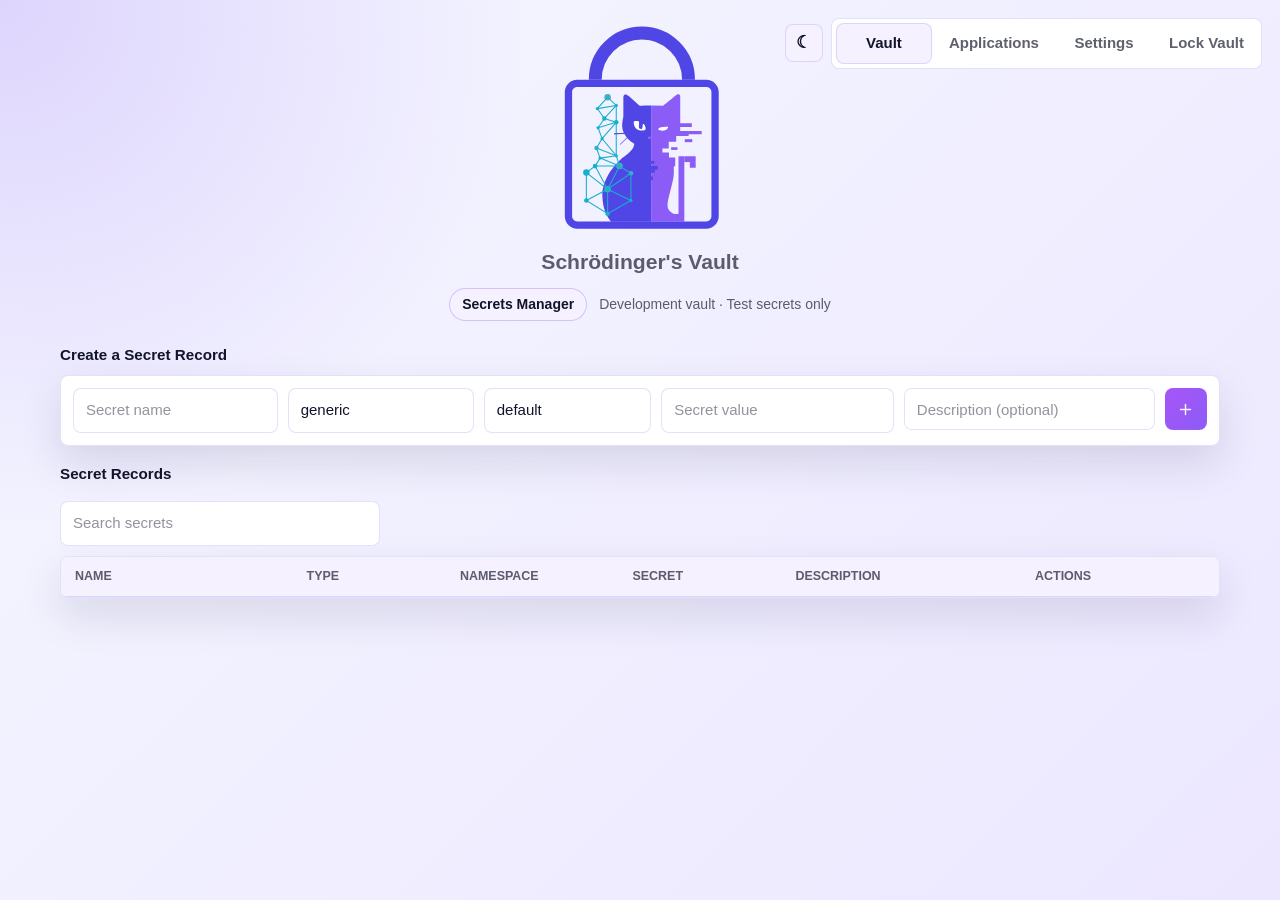
<file: schrodinger-vault/src/index.html>
<!doctype html>
<html lang="en">

<head>
    <meta charset="UTF-8" />
    <link rel="stylesheet" href="./styles.css" />
    <meta name="viewport" content="width=device-width, initial-scale=1.0" />
    <title>Schrödinger's Vault — Secrets Manager (Development)</title>
    <script type="module" src="./theme.js" defer></script>
    <script type="module" src="./main.js" defer></script>
</head>

<body>
    <main id="page-home" class="left">
      
        <!-- Top-right Lock Vault button -->
        <div class="top-right-controls">
            <button type="button" class="btn-secondary theme-toggle-inline" data-theme-toggle aria-label="Toggle theme">☾</button>
            <nav class="app-tabs" aria-label="Vault sections">
                <button type="button" class="tab-button active" data-tab-target="vault-panel">Vault</button>
                <button type="button" class="tab-button" data-tab-target="applications-panel">Applications</button>
                <button type="button" class="tab-button" data-tab-target="settings-panel">Settings</button>
                <button id="lock-vault-btn" type="button" class="tab-button">Lock Vault</button>
            </nav>
        </div>

        <header class="home-header">
            <img src="assets/SV-logo-full-purple.svg" alt="Schrödinger Vault logo" class="home-logo">
            <h1>Schrödinger's Vault</h1>
        </header>
        <p class="product-indicator"><strong>Secrets Manager</strong><span>Development vault · Test secrets only</span></p>
        <div id="toast"></div>

        <div id="vault-panel" class="tab-panel active">
            <!-- Add entry form -->
            <section aria-labelledby="create-entry">
                <h2 id="create-entry" class="h3">Create a Secret Record</h2>
                <form id="add-entry" class="add-form" autocomplete="off">
                    <div class="form-grid">
                        <input id="secret-name" name="secret-name" placeholder="Secret name" required />
                        <input id="record-type" name="record-type" placeholder="Type (for example, api-token)" value="generic" required />
                        <input id="namespace" name="namespace" placeholder="Namespace" value="default" required />
                        <input id="secret-value" name="secret-value" type="password" placeholder="Secret value" required />
                        <textarea id="notes" name="notes" placeholder="Description (optional)"></textarea>
                        <button type="submit" class="btn-accent icon-button add-entry-button" aria-label="Add entry" title="Add entry">
                            <svg viewBox="0 0 24 24" aria-hidden="true"><path d="M12 5v14"></path><path d="M5 12h14"></path></svg>
                        </button>
                    </div>
                </form>
            </section>

            <!-- List entries -->
            <section aria-labelledby="vault-items">
                <div class="section-toolbar">
                    <h2 id="vault-items" class="h3">Secret Records</h2>
                    <input id="entry-search" class="search-input" type="search" placeholder="Search secrets" autocomplete="off" />
                </div>

                <!-- Header -->
                <div class="entries">
                    <div class="entries-header" role="row">
                        <div role="columnheader">Name</div>
                        <div role="columnheader">Type</div>
                        <div role="columnheader">Namespace</div>
                        <div role="columnheader">Secret</div>
                        <div role="columnheader">Description</div>
                        <div class="h-actions" role="columnheader">Actions</div>
                    </div>

                    <!-- Dynamic rows -->
                    <div id="entry-list" class="entry-list" role="rowgroup"></div>
                </div>
            </section>
        </div>

        <section id="applications-panel" class="tab-panel settings-panel" aria-labelledby="applications-heading">
            <div class="section-toolbar">
                <div>
                    <h2 id="applications-heading" class="h3">Application Access</h2>
                    <p class="section-copy">Approve local applications and restrict each one to a single secret namespace.</p>
                </div>
                <button id="refresh-applications-btn" type="button" class="btn-secondary">Refresh</button>
            </div>

            <div class="ipc-endpoint-card">
                <span>Local endpoint</span>
                <code id="ipc-socket-path">Loading...</code>
            </div>

            <section class="application-access-group" aria-labelledby="pending-applications-heading">
                <h3 id="pending-applications-heading">Pending approval</h3>
                <p class="section-copy">Verify the requesting application and public-key fingerprint before approval.</p>
                <div id="pending-applications-list" class="application-access-list" aria-live="polite"></div>
            </section>

            <section class="application-access-group" aria-labelledby="registered-applications-heading">
                <h3 id="registered-applications-heading">Registered applications</h3>
                <div id="registered-applications-list" class="application-access-list" aria-live="polite"></div>
            </section>
        </section>

        <section id="settings-panel" class="tab-panel settings-panel" aria-labelledby="settings-heading">
            <h2 id="settings-heading" class="h3">Settings</h2>
            <div class="settings-list">
                <div class="settings-row">
                    <div>
                        <h3>Master Password</h3>
                        <p>Update the password used to unlock this vault.</p>
                    </div>
                    <button id="change-password-btn" type="button" class="btn-secondary">Change Password</button>
                </div>
                <div class="settings-row">
                    <div>
                        <h3>Key Derivation Mode</h3>
                        <p>Current mode: <span id="current-kdf-label">Loading...</span></p>
                    </div>
                    <button id="change-kdf-btn" type="button" class="btn-secondary">Change Mode</button>
                </div>
                <div class="settings-row danger-zone">
                    <div>
                        <h3>Reset Vault</h3>
                        <p>Permanently delete this vault and all saved entries.</p>
                    </div>
                    <button id="factory-reset-btn" type="button" class="delete">Reset Vault</button>
                </div>
            </div>
        </section>

        <!-- Row template -->
        <template id="entry-row-tpl">
  <div class="entry-row" data-id="" role="row">
    <div class="cell label" role="cell"><span class="entry-label"></span></div>
    <div class="cell record-type" role="cell"><span class="entry-record-type"></span></div>
    <div class="cell namespace" role="cell"><span class="entry-namespace"></span></div>
    <div class="cell secret" role="cell" aria-live="polite" aria-atomic="true">
      <span class="secret-text"></span>
    </div>
    <div class="cell notes" role="cell"><span class="entry-notes"></span></div>
    <div class="cell actions" role="cell">
      <div class="row-actions">
        <button type="button" class="show btn-secondary icon-button" aria-label="Show secret" title="Show secret">
          <svg viewBox="0 0 24 24" aria-hidden="true"><path d="M2.1 12s3.6-7 9.9-7 9.9 7 9.9 7-3.6 7-9.9 7-9.9-7-9.9-7Z"></path><circle cx="12" cy="12" r="3"></circle></svg>
        </button>
        <button type="button" class="copy btn-accent icon-button" aria-label="Copy secret" title="Copy secret">
          <svg viewBox="0 0 24 24" aria-hidden="true"><rect x="8" y="8" width="12" height="12" rx="2"></rect><path d="M16 8V6a2 2 0 0 0-2-2H6a2 2 0 0 0-2 2v8a2 2 0 0 0 2 2h2"></path></svg>
        </button>
        <button type="button" class="edit btn-secondary icon-button" aria-label="Edit entry" title="Edit entry">
          <svg viewBox="0 0 24 24" aria-hidden="true"><path d="M12 20h9"></path><path d="M16.5 3.5a2.1 2.1 0 0 1 3 3L7 19l-4 1 1-4Z"></path></svg>
        </button>
        <button type="button" class="delete icon-button" aria-label="Delete entry" title="Delete entry">
          <svg viewBox="0 0 24 24" aria-hidden="true"><path d="M3 6h18"></path><path d="M8 6V4h8v2"></path><path d="M19 6l-1 14H6L5 6"></path><path d="M10 11v5"></path><path d="M14 11v5"></path></svg>
        </button>
      </div>
    </div>
    <span class="errorMsg"></span>
  </div>
</template>

        <dialog id="edit-entry-dialog" class="vault-dialog">
            <form id="edit-entry-form" method="dialog" autocomplete="off">
                <h2>Edit Entry</h2>
                <input id="edit-entry-name" name="edit-entry-name" placeholder="Secret name" required />
                <input id="edit-entry-type" name="edit-entry-type" placeholder="Type" required />
                <input id="edit-entry-namespace" name="edit-entry-namespace" placeholder="Namespace" required />
                <input id="edit-entry-secret" name="edit-entry-secret" type="password" placeholder="Secret value" required />
                <textarea id="edit-entry-notes" name="edit-entry-notes" placeholder="Description (optional)"></textarea>
                <p id="edit-entry-msg" class="dialog-msg" aria-live="polite"></p>
                <div class="dialog-actions">
                    <button id="cancel-edit-entry" type="button" class="btn-secondary">Cancel</button>
                    <button id="submit-edit-entry" type="submit" class="btn-accent">Save</button>
                </div>
            </form>
        </dialog>

        <dialog id="change-password-dialog" class="vault-dialog">
            <form id="change-password-form" method="dialog" autocomplete="off">
                <h2>Change Master Password</h2>
                <p class="dialog-copy">Saved entries will be re-encrypted with the new password.</p>
                <input id="current-master-password" name="current-master-password" type="password" placeholder="Current master password" required />
                <input id="new-master-password" name="new-master-password" type="password" placeholder="New master password" minlength="10" required />
                <input id="confirm-master-password" name="confirm-master-password" type="password" placeholder="Confirm new password" minlength="10" required />
                <p id="change-password-msg" class="dialog-msg" aria-live="polite"></p>
                <div class="dialog-actions">
                    <button id="cancel-change-password" type="button" class="btn-secondary">Cancel</button>
                    <button id="submit-change-password" type="submit" class="btn-accent">Update</button>
                </div>
            </form>
        </dialog>

        <dialog id="change-kdf-dialog" class="vault-dialog">
            <form id="change-kdf-form" method="dialog" autocomplete="off">
                <h2>Key Derivation Mode</h2>
                <p class="dialog-copy">Changing mode re-encrypts saved entries. PBKDF2-HMAC-SHA256 is available for FIPS-aligned environments.</p>
                <fieldset class="kdf-options" aria-label="Key derivation mode">
                    <legend>Mode</legend>
                    <label>
                        <input type="radio" name="settings-kdf" value="argon2id" />
                        <span>Argon2id</span>
                    </label>
                    <label>
                        <input type="radio" name="settings-kdf" value="pbkdf2-hmac-sha256" />
                        <span>PBKDF2</span>
                    </label>
                </fieldset>
                <input id="kdf-master-password" name="kdf-master-password" type="password" placeholder="Current master password" required />
                <p id="change-kdf-msg" class="dialog-msg" aria-live="polite"></p>
                <div class="dialog-actions">
                    <button id="cancel-change-kdf" type="button" class="btn-secondary">Cancel</button>
                    <button id="submit-change-kdf" type="submit" class="btn-accent">Update Mode</button>
                </div>
            </form>
        </dialog>

        <dialog id="factory-reset-dialog" class="vault-dialog">
            <form id="factory-reset-form" method="dialog" autocomplete="off">
                <h2>Reset Vault</h2>
                <p class="dialog-copy">This permanently deletes the vault and all saved entries.</p>
                <input id="reset-master-password" name="reset-master-password" type="password" placeholder="Master password" required />
                <p id="factory-reset-msg" class="dialog-msg" aria-live="polite"></p>
                <div class="dialog-actions">
                    <button id="cancel-factory-reset" type="button" class="btn-secondary">Cancel</button>
                    <button id="submit-factory-reset" type="submit" class="delete">Reset Vault</button>
                </div>
            </form>
        </dialog>
    </main>


</body>

</html>
</file>
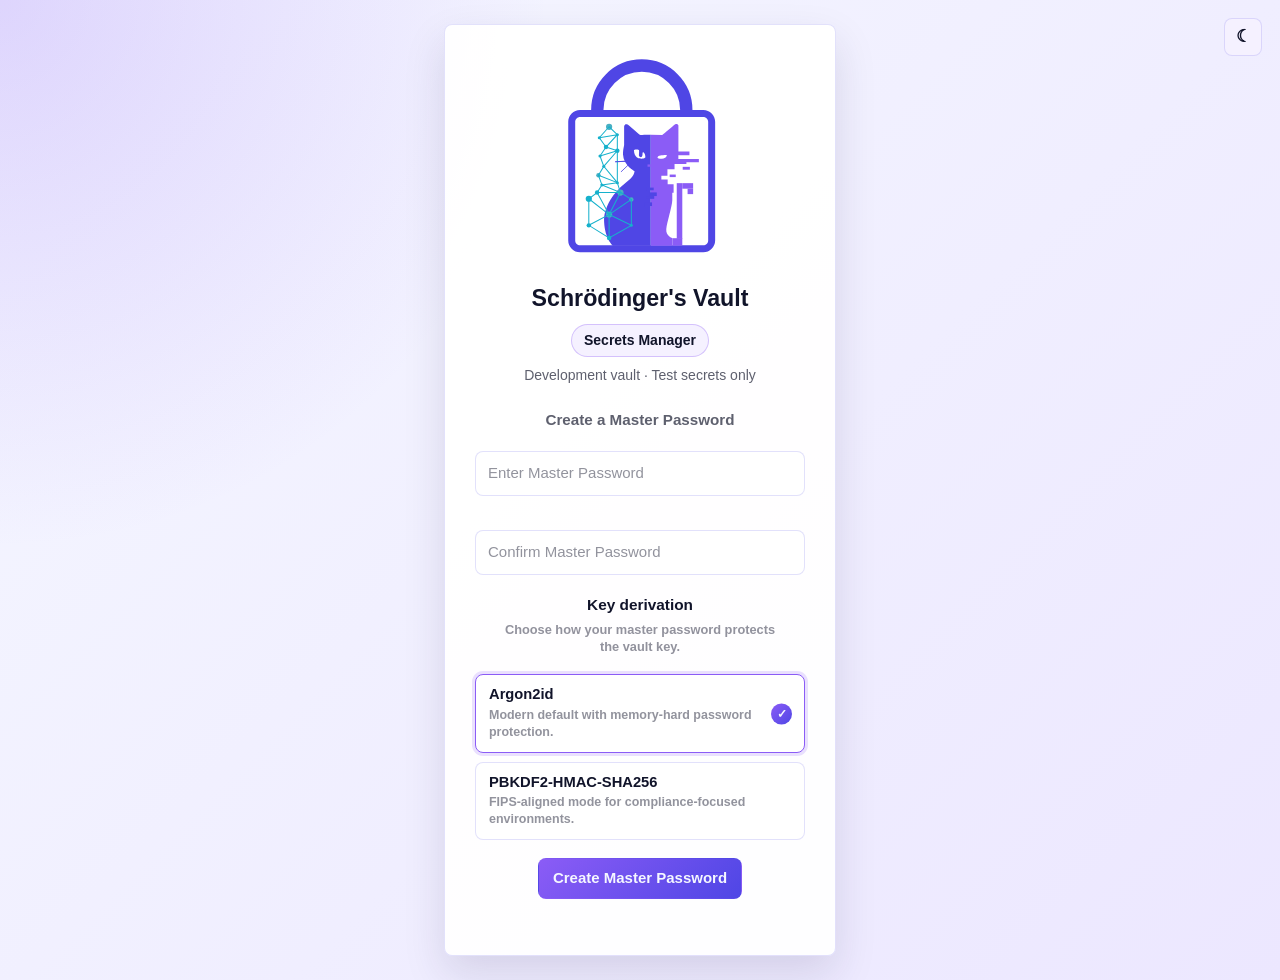
<file: schrodinger-vault/src/create.html>
<!doctype html>
<html lang="en">

<head>
    <meta charset="UTF-8" />
    <link rel="stylesheet" href="./styles.css" />
    <meta name="viewport" content="width=device-width, initial-scale=1.0" />
    <title>Schrödinger's Vault — Secrets Manager (Development)</title>
    <script type="module" src="./theme.js" defer></script>
    <script type="module" src="./create.js" defer></script>
</head>

<body>
    <button type="button" class="theme-toggle" data-theme-toggle aria-label="Toggle theme">☾</button>
    <main class="page container">
        <img src="assets/SV-logo-full-purple.svg" alt="Schrödinger Vault logo" class="logo">
        <h1>Schrödinger's Vault</h1>
        <p class="product-indicator"><strong>Secrets Manager</strong><span>Development vault · Test secrets only</span></p>
        <h2 class="subtitle">Create a Master Password</h2>
        <form id="passwordForm">
            <input type="password" id="masterPassword" placeholder="Enter Master Password" required/>
            <br />
            <br />
            <input type="password" id="confirmPassword" placeholder="Confirm Master Password" required/>
            <fieldset class="kdf-options kdf-options-detailed" aria-labelledby="create-kdf-heading">
                <div id="create-kdf-heading" class="kdf-heading">
                    <span>Key derivation</span>
                    <small>Choose how your master password protects the vault key.</small>
                </div>
                <label class="kdf-card">
                    <input type="radio" name="kdf" value="argon2id" checked />
                    <span class="kdf-card-body">
                        <strong>Argon2id</strong>
                        <small>Modern default with memory-hard password protection.</small>
                    </span>
                    <span class="kdf-check" aria-hidden="true">✓</span>
                </label>
                <label class="kdf-card">
                    <input type="radio" name="kdf" value="pbkdf2-hmac-sha256" />
                    <span class="kdf-card-body">
                        <strong>PBKDF2-HMAC-SHA256</strong>
                        <small>FIPS-aligned mode for compliance-focused environments.</small>
                    </span>
                    <span class="kdf-check" aria-hidden="true">✓</span>
                </label>
            </fieldset>
            <button type="submit" id="createButton">Create Master Password</button>
        </form>
        <p id="create-msg"></p>
    </main>
</body>

</html>
</file>
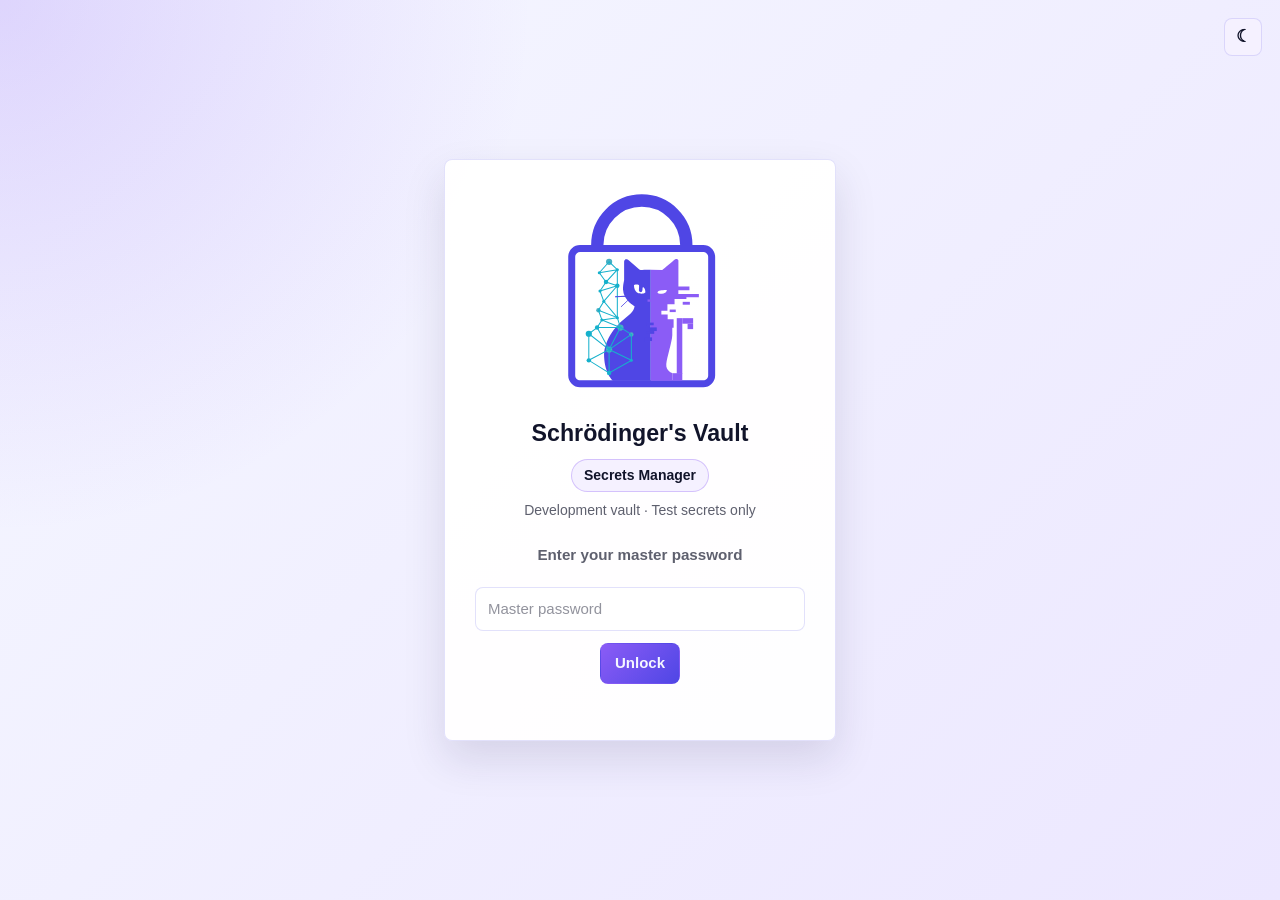
<file: schrodinger-vault/src/unlock.html>
<!doctype html>
<html lang="en">

<head>
    <meta charset="UTF-8" />
    <link rel="stylesheet" href="./styles.css" />
    <meta name="viewport" content="width=device-width, initial-scale=1.0" />
    <title>Schrödinger's Vault — Secrets Manager (Development)</title>
    <script type="module" src="./theme.js" defer></script>
    <script type="module" src="./unlock.js" defer></script>
</head>

<body>
    <button type="button" class="theme-toggle" data-theme-toggle aria-label="Toggle theme">☾</button>
    <main id="page-unlock" class="page container">
        <img src="assets/SV-logo-full-purple.svg" alt="Schrödinger Vault logo" class="logo">
        <h1>Schrödinger's Vault</h1>
        <p class="product-indicator"><strong>Secrets Manager</strong><span>Development vault · Test secrets only</span></p>
        <h2 class="subtitle">Enter your master password</h2>
        <form id="unlock-form">
            <input id="password" type="password" placeholder="Master password" required />
            <button id="unlock-btn" type="submit">Unlock</button>
        </form>
        <p id="unlock-msg"></p>
    </main>
</body>


</html>
</file>
<file: schrodinger-vault/src/styles.css>
.product-indicator {
    display: flex;
    flex-wrap: wrap;
    align-items: center;
    justify-content: center;
    gap: 8px 12px;
    margin: 12px 0 24px;
    color: var(--text-2);
    font-size: 0.875rem;
}

.product-indicator strong {
    padding: 5px 12px;
    border: 1px solid var(--border-2);
    border-radius: 999px;
    background: var(--panel-2);
    color: var(--text);
}

:root {
    --bg: #060816;
    --bg-2: #0b1024;
    --panel: #10152d;
    --panel-2: #151b38;
    --field: #090d1f;
    --primary: #8B5CF6;
    --secondary: #A855F7;
    --accent: #4F46E5;
    --glow: #C084FC;
    --text: #F5F7FF;
    --text-2: rgba(245, 247, 255, 0.72);
    --text-3: rgba(245, 247, 255, 0.48);
    --logo-ink: #F5F7FF;
    --border: rgba(192, 132, 252, 0.18);
    --border-2: rgba(192, 132, 252, 0.32);
    --danger: #fb7185;
    --shadow: 0 20px 54px rgba(0, 0, 0, 0.34);
    --focus: 0 0 0 3px rgba(192, 132, 252, 0.22);
    --radius: 8px;
    --row-hover: rgba(139, 92, 246, 0.10);
    color-scheme: dark;
}

@media (prefers-color-scheme: light) {
    :root {
        --bg: #F5F7FF;
        --bg-2: #ece7ff;
        --panel: #ffffff;
        --panel-2: #f5f1ff;
        --field: #ffffff;
        --glow: #8B5CF6;
        --text: #11142a;
        --text-2: rgba(17, 20, 42, 0.68);
        --text-3: rgba(17, 20, 42, 0.46);
        --logo-ink: #132229;
        --border: rgba(79, 70, 229, 0.16);
        --border-2: rgba(139, 92, 246, 0.32);
        --danger: #be123c;
        --shadow: 0 18px 42px rgba(35, 31, 74, 0.13);
        --focus: 0 0 0 3px rgba(139, 92, 246, 0.18);
        --row-hover: rgba(139, 92, 246, 0.07);
        color-scheme: light;
    }
}

:root[data-theme="dark"] {
    --bg: #060816;
    --bg-2: #0b1024;
    --panel: #10152d;
    --panel-2: #151b38;
    --field: #090d1f;
    --glow: #C084FC;
    --text: #F5F7FF;
    --text-2: rgba(245, 247, 255, 0.72);
    --text-3: rgba(245, 247, 255, 0.48);
    --logo-ink: #F5F7FF;
    --border: rgba(192, 132, 252, 0.18);
    --border-2: rgba(192, 132, 252, 0.32);
    --danger: #fb7185;
    --shadow: 0 20px 54px rgba(0, 0, 0, 0.34);
    --focus: 0 0 0 3px rgba(192, 132, 252, 0.22);
    --row-hover: rgba(139, 92, 246, 0.10);
    color-scheme: dark;
}

:root[data-theme="light"] {
    --bg: #F5F7FF;
    --bg-2: #ece7ff;
    --panel: #ffffff;
    --panel-2: #f5f1ff;
    --field: #ffffff;
    --glow: #8B5CF6;
    --text: #11142a;
    --text-2: rgba(17, 20, 42, 0.68);
    --text-3: rgba(17, 20, 42, 0.46);
    --logo-ink: #132229;
    --border: rgba(79, 70, 229, 0.16);
    --border-2: rgba(139, 92, 246, 0.32);
    --danger: #be123c;
    --shadow: 0 18px 42px rgba(35, 31, 74, 0.13);
    --focus: 0 0 0 3px rgba(139, 92, 246, 0.18);
    --row-hover: rgba(139, 92, 246, 0.07);
    color-scheme: light;
}

* {
    box-sizing: border-box;
}

html,
body {
    min-height: 100%;
    margin: 0;
}

body {
    min-height: 100vh;
    padding: 24px;
    display: flex;
    align-items: center;
    justify-content: center;
    font-family: Inter, Avenir, Helvetica, Arial, sans-serif;
    font-size: 15px;
    line-height: 1.5;
    color: var(--text);
    background:
        radial-gradient(circle at top left, rgba(139, 92, 246, 0.22), transparent 34%),
        linear-gradient(135deg, var(--bg), var(--bg-2));
    -webkit-font-smoothing: antialiased;
}

body:has(#page-home) {
    display: block;
    padding: 0;
    overflow-x: hidden;
}

button,
input,
textarea {
    font: inherit;
}

h1,
h2,
h3,
p {
    margin: 0;
}

h1 {
    font-size: 1.45rem;
    line-height: 1.15;
    font-weight: 800;
    letter-spacing: 0;
}

h2,
.h3 {
    font-size: 0.95rem;
    line-height: 1.3;
    font-weight: 750;
    color: var(--text);
}

.subtitle {
    margin: 4px 0 22px;
    color: var(--text-2);
    font-size: 0.95rem;
}

.page.container {
    position: relative;
    width: min(392px, 100%);
    padding: 30px;
    border: 1px solid var(--border);
    border-radius: var(--radius);
    background: color-mix(in srgb, var(--panel) 94%, transparent);
    box-shadow: var(--shadow);
    text-align: center;
}

.logo {
    display: block;
    width: min(210px, 78%);
    height: auto;
    margin: 0 auto 20px;
    color: var(--logo-ink, var(--text));
}

form {
    width: 100%;
}

.kdf-options {
    display: grid;
    grid-template-columns: 1fr 1fr;
    gap: 8px;
    margin: 2px 0 16px;
    padding: 0;
    border: 0;
}

.kdf-options legend {
    grid-column: 1 / -1;
    margin: 0 0 8px;
    color: var(--text-2);
    font-size: 0.82rem;
    font-weight: 750;
    text-align: left;
}

.kdf-options legend span,
.kdf-options legend small,
.kdf-heading span,
.kdf-heading small {
    display: block;
}

.kdf-options legend small,
.kdf-heading small {
    margin-top: 3px;
    color: var(--text-3);
    font-size: 0.78rem;
    font-weight: 600;
    line-height: 1.35;
}

.kdf-options label {
    position: relative;
    display: flex;
    align-items: center;
    justify-content: center;
    min-height: 38px;
    border: 1px solid var(--border);
    border-radius: var(--radius);
    background: var(--field);
    color: var(--text-2);
    font-size: 0.9rem;
    font-weight: 750;
    cursor: pointer;
}

.kdf-options input {
    position: absolute;
    opacity: 0;
    pointer-events: none;
}

.kdf-options label:has(input:checked) {
    border-color: var(--primary);
    color: var(--text);
    box-shadow: var(--focus);
}

.kdf-options-detailed {
    grid-template-columns: 1fr;
    gap: 9px;
    margin: 6px 0 18px;
}

.kdf-heading {
    grid-column: 1 / -1;
    margin: 0 0 10px;
    text-align: center;
}

.kdf-heading span {
    color: var(--text);
    font-size: 0.96rem;
    font-weight: 750;
}

.kdf-heading small {
    max-width: 290px;
    margin: 5px auto 0;
    font-size: 0.8rem;
}

.kdf-options-detailed .kdf-card {
    justify-content: flex-start;
    min-height: 68px;
    padding: 11px 42px 11px 13px;
    text-align: left;
}

.kdf-card-body {
    display: grid;
    gap: 3px;
}

.kdf-card-body strong {
    color: var(--text);
    font-size: 0.92rem;
    line-height: 1.2;
}

.kdf-card-body small {
    color: var(--text-3);
    font-size: 0.78rem;
    font-weight: 600;
    line-height: 1.35;
}

.kdf-check {
    position: absolute;
    right: 12px;
    top: 50%;
    display: grid;
    width: 21px;
    height: 21px;
    place-items: center;
    border-radius: 999px;
    color: #F5F7FF;
    background: linear-gradient(135deg, var(--primary), var(--accent));
    font-size: 0.75rem;
    font-weight: 900;
    opacity: 0;
    transform: translateY(-50%) scale(0.82);
    transition: opacity .16s ease, transform .16s ease;
}

.kdf-card:has(input:checked) .kdf-check {
    opacity: 1;
    transform: translateY(-50%) scale(1);
}

:is(input, textarea) {
    width: 100%;
    min-height: 42px;
    margin: 0 0 12px;
    padding: 10px 12px;
    border: 1px solid var(--border);
    border-radius: var(--radius);
    outline: none;
    color: var(--text);
    background: var(--field);
    transition: border-color .16s ease, box-shadow .16s ease, background-color .16s ease;
}

textarea {
    height: 42px;
    resize: none;
    overflow-y: auto;
}

:is(input, textarea)::placeholder {
    color: var(--text-3);
}

:is(input, textarea):hover {
    border-color: var(--border-2);
}

:is(input, textarea):focus {
    border-color: var(--glow);
    box-shadow: var(--focus);
}

button {
    min-height: 38px;
    padding: 8px 14px;
    border: 1px solid transparent;
    border-radius: var(--radius);
    color: #F5F7FF;
    background: linear-gradient(135deg, var(--primary), var(--accent));
    font-weight: 750;
    cursor: pointer;
    transition: transform .08s ease, box-shadow .16s ease, border-color .16s ease, opacity .16s ease;
}

button:hover {
    box-shadow: 0 0 0 3px rgba(139, 92, 246, 0.18);
}

button:active {
    transform: translateY(1px);
}

button:disabled {
    opacity: .55;
    cursor: not-allowed;
}

.btn-accent {
    background: linear-gradient(135deg, var(--secondary), var(--primary));
}

.btn-secondary,
.theme-toggle,
.theme-toggle-inline {
    color: var(--text);
    background: var(--panel-2);
    border-color: var(--border);
}

.delete {
    color: var(--danger);
    background: color-mix(in srgb, var(--danger) 10%, transparent);
    border-color: color-mix(in srgb, var(--danger) 34%, transparent);
}

.theme-toggle,
.theme-toggle-inline {
    width: 38px;
    height: 38px;
    min-height: 38px;
    padding: 0;
    display: grid;
    place-items: center;
    font-size: 1.05rem;
    line-height: 1;
}

.theme-toggle {
    position: fixed;
    top: 18px;
    right: 18px;
    z-index: 10;
}

#create-msg,
#unlock-msg {
    min-height: 22px;
    margin-top: 4px;
    color: var(--glow);
    font-size: 0.9rem;
    font-weight: 650;
}

#reset-btn {
    position: fixed;
    left: 18px;
    bottom: 18px;
}

#toast {
    position: fixed;
    top: 18px;
    left: 50%;
    z-index: 100;
    transform: translateX(-50%);
    padding: 8px 12px;
    border: 1px solid var(--border);
    border-radius: var(--radius);
    color: var(--text);
    background: var(--panel);
    box-shadow: var(--shadow);
    opacity: 0;
    pointer-events: none;
    transition: opacity .18s ease;
}

#toast.show {
    opacity: 1;
}

#page-home {
    min-height: 100vh;
    width: min(1160px, calc(100vw - 48px));
    margin: 0 auto;
    padding: 22px 0 32px;
    text-align: left;
    --cols: minmax(130px, 1.25fr) minmax(95px, 0.8fr) minmax(105px, 0.9fr) minmax(105px, 0.85fr) minmax(140px, 1.25fr) minmax(190px, auto);
}

.home-header {
    display: grid;
    justify-items: center;
    gap: 8px;
    min-height: 0;
    margin: 0 0 14px;
    text-align: center;
}

.home-logo {
    display: block;
    width: 220px;
    height: auto;
    color: var(--logo-ink, var(--text));
}

.home-header h1 {
    font-size: 1.32rem;
    color: var(--text-2);
}

#page-home section {
    width: 100%;
    margin: 0 0 18px;
}

#page-home section h2 {
    margin: 0 0 10px;
}

.section-toolbar {
    display: grid;
    gap: 8px;
    justify-items: start;
    margin: 0 0 10px;
}

.section-toolbar h2 {
    margin: 0;
}

.search-input {
    width: min(320px, 45vw);
    margin: 0;
}

.top-right-controls {
    position: fixed;
    top: 18px;
    right: 18px;
    z-index: 20;
    display: flex;
    gap: 8px;
    align-items: center;
}

.top-right-controls button {
    margin: 0;
}

.app-tabs {
    display: inline-flex;
    gap: 4px;
    margin: 0;
    padding: 4px;
    border: 1px solid var(--border);
    border-radius: var(--radius);
    background: var(--panel);
}

.tab-button {
    min-width: 96px;
    margin: 0;
    padding: 8px 12px;
    color: var(--text-2);
    background: transparent;
    border-color: transparent;
    box-shadow: none;
}

.tab-button.active {
    color: var(--text);
    background: var(--panel-2);
    border-color: var(--border);
}

.tab-panel {
    display: none;
}

.tab-panel.active {
    display: block;
}

#page-home .add-form {
    padding: 12px;
    border: 1px solid var(--border);
    border-radius: var(--radius);
    background: var(--panel);
    box-shadow: var(--shadow);
}

#page-home .form-grid {
    display: grid;
    grid-template-columns: 1.1fr 1fr 0.9fr 1.25fr 1.35fr 42px;
    gap: 10px;
    width: 100%;
    align-items: start;
}

#page-home .form-grid :is(input, textarea) {
    margin-bottom: 0;
}

.add-entry-button {
    width: 42px;
    height: 42px;
    min-width: 42px;
    min-height: 42px;
    margin: 0;
    padding: 0;
}

#page-home .entries {
    width: 100%;
    display: grid;
    grid-template-columns: var(--cols);
    overflow: hidden;
    border: 1px solid var(--border);
    border-radius: var(--radius);
    background: var(--panel);
    box-shadow: var(--shadow);
}

#page-home .entries-header {
    grid-column: 1 / -1;
    display: grid;
    grid-template-columns: subgrid;
    gap: 12px;
    padding: 10px 14px;
    border-bottom: 1px solid var(--border);
    color: var(--text-2);
    background: var(--panel-2);
    font-size: 0.78rem;
    font-weight: 800;
    text-transform: uppercase;
}

#page-home .entry-list {
    display: contents;
}

#page-home .entry-row {
    grid-column: 1 / -1;
    display: grid;
    grid-template-columns: subgrid;
    gap: 12px;
    align-items: center;
    min-height: 52px;
    padding: 9px 14px;
    border-bottom: 1px solid var(--border);
}

#page-home .entry-row:last-child {
    border-bottom: 0;
}

#page-home .entry-row:hover {
    background: var(--row-hover);
}

#page-home .cell {
    min-width: 0;
}

#page-home .label .entry-label,
#page-home .record-type .entry-record-type,
#page-home .namespace .entry-namespace,
#page-home .notes .entry-notes,
#page-home .secret {
    display: block;
    max-width: 100%;
    overflow: hidden;
    text-overflow: ellipsis;
    white-space: nowrap;
}

#page-home .notes .entry-notes,
#page-home .secret {
    color: var(--text-2);
}

#page-home .secret {
    font-family: ui-monospace, SFMono-Regular, Menlo, Monaco, Consolas, "Liberation Mono", monospace;
}

#page-home .secret.revealed .secret-text {
    color: var(--text);
}

#page-home .row-actions {
    display: flex;
    justify-content: flex-end;
    gap: 8px;
}

#page-home .row-actions button {
    min-width: 38px;
    min-height: 32px;
    padding: 5px 8px;
    margin: 0;
    font-size: 0.98rem;
}

.icon-button {
    width: 38px;
    height: 34px;
    display: inline-grid;
    place-items: center;
    line-height: 1;
}

.icon-button svg {
    width: 17px;
    height: 17px;
    fill: none;
    stroke: currentColor;
    stroke-width: 2;
    stroke-linecap: round;
    stroke-linejoin: round;
}

.settings-panel {
    width: min(760px, 100%);
}

.settings-list {
    display: grid;
    gap: 12px;
}

.section-copy {
    margin: 4px 0 0;
    color: var(--text-2);
    font-size: 0.92rem;
}

.ipc-endpoint-card {
    display: grid;
    gap: 8px;
    margin: 18px 0 24px;
    padding: 14px 16px;
    border: 1px solid var(--border);
    border-radius: var(--radius);
    background: var(--panel);
}

.ipc-endpoint-card span {
    color: var(--text-2);
    font-size: 0.82rem;
    font-weight: 700;
    text-transform: uppercase;
    letter-spacing: 0.05em;
}

.ipc-endpoint-card code,
.application-access-card code {
    overflow-wrap: anywhere;
    color: var(--text);
    font-size: 0.8rem;
}

.application-access-group {
    margin-top: 24px;
}

.application-access-group h3 {
    margin-bottom: 4px;
}

.application-access-list {
    display: grid;
    gap: 10px;
    margin-top: 12px;
    color: var(--text-2);
}

.application-access-card {
    display: grid;
    grid-template-columns: minmax(0, 1fr) auto;
    gap: 18px;
    align-items: center;
    padding: 14px 16px;
    border: 1px solid var(--border);
    border-radius: var(--radius);
    color: var(--text);
    background: var(--panel);
    box-shadow: var(--shadow);
}

.application-access-card h4,
.application-access-card p {
    margin: 0 0 5px;
}

.application-access-card p {
    color: var(--text-2);
    font-size: 0.9rem;
}

.application-access-actions {
    display: flex;
    align-items: center;
    gap: 8px;
}

.client-status {
    padding: 4px 9px;
    border-radius: 999px;
    font-size: 0.78rem;
    font-weight: 750;
}

.client-status.active {
    color: #177245;
    background: rgba(46, 204, 113, 0.14);
}

.client-status.revoked {
    color: var(--danger);
    background: color-mix(in srgb, var(--danger) 12%, transparent);
}

.settings-row {
    display: grid;
    grid-template-columns: 1fr auto;
    gap: 16px;
    align-items: center;
    padding: 16px;
    border: 1px solid var(--border);
    border-radius: var(--radius);
    background: var(--panel);
    box-shadow: var(--shadow);
}

.settings-row h3 {
    margin: 0 0 4px;
    font-size: 0.98rem;
    line-height: 1.3;
}

.settings-row p {
    color: var(--text-2);
    font-size: 0.92rem;
}

.settings-row button {
    min-width: 154px;
    margin: 0;
}

.danger-zone {
    border-color: color-mix(in srgb, var(--danger) 30%, var(--border));
}

.vault-dialog {
    width: min(430px, calc(100vw - 32px));
    padding: 0;
    border: 1px solid var(--border);
    border-radius: var(--radius);
    color: var(--text);
    background: var(--panel);
    box-shadow: var(--shadow);
}

.vault-dialog::backdrop {
    background: rgba(6, 8, 22, 0.68);
}

.vault-dialog form {
    padding: 22px;
}

.vault-dialog h2 {
    margin-bottom: 6px;
    font-size: 1rem;
}

.dialog-copy {
    margin-bottom: 18px;
    color: var(--text-2);
    font-size: 0.92rem;
}

.dialog-msg {
    min-height: 22px;
    margin: 2px 0 12px;
    color: var(--danger);
    font-size: 0.9rem;
    font-weight: 650;
}

.dialog-actions {
    display: flex;
    justify-content: flex-end;
    gap: 8px;
}

.errorMsg {
    color: var(--danger);
    font-size: 0.82rem;
}

@media (max-width: 980px) {
    #page-home {
        width: min(100vw - 32px, 900px);
        padding-top: 72px;
        --cols: minmax(100px, 1fr) minmax(80px, 0.75fr) minmax(90px, 0.8fr) minmax(90px, 0.75fr) minmax(110px, 1fr) minmax(180px, auto);
    }
    .home-header {
        min-height: 0;
    }
    .home-logo {
        width: 190px;
    }
    .top-right-controls {
        left: 16px;
        right: 16px;
        justify-content: flex-end;
        flex-wrap: wrap;
    }
    #page-home .form-grid {
        grid-template-columns: 1fr 1fr 1fr 42px;
    }
}

@media (max-width: 720px) {
    body {
        padding: 18px;
    }
    .page.container {
        padding: 26px 20px;
    }
    .logo {
        width: min(190px, 76%);
    }
    #page-home {
        width: calc(100vw - 24px);
        padding-top: 118px;
    }
    .home-logo {
        width: min(200px, 70vw);
    }
    .home-header {
        display: grid;
        justify-items: center;
        min-height: auto;
        gap: 8px;
    }
    .home-header h1 {
        margin-left: 0;
    }
    #page-home .form-grid {
        grid-template-columns: 1fr 42px;
    }
    #page-home .entries,
    #page-home .entry-list {
        display: block;
    }
    #page-home .entries-header {
        display: none;
    }
    #page-home .entry-row {
        display: block;
        min-height: 0;
        padding: 14px;
    }
    #page-home .cell {
        margin-bottom: 8px;
    }
    #page-home .row-actions {
        justify-content: flex-start;
        flex-wrap: wrap;
        margin-top: 10px;
    }
    .settings-row {
        grid-template-columns: 1fr;
    }
    .application-access-card {
        grid-template-columns: 1fr;
    }
    .settings-row button {
        width: 100%;
    }
    .section-toolbar {
        display: grid;
    }
    .search-input {
        width: 100%;
    }
}
</file>
